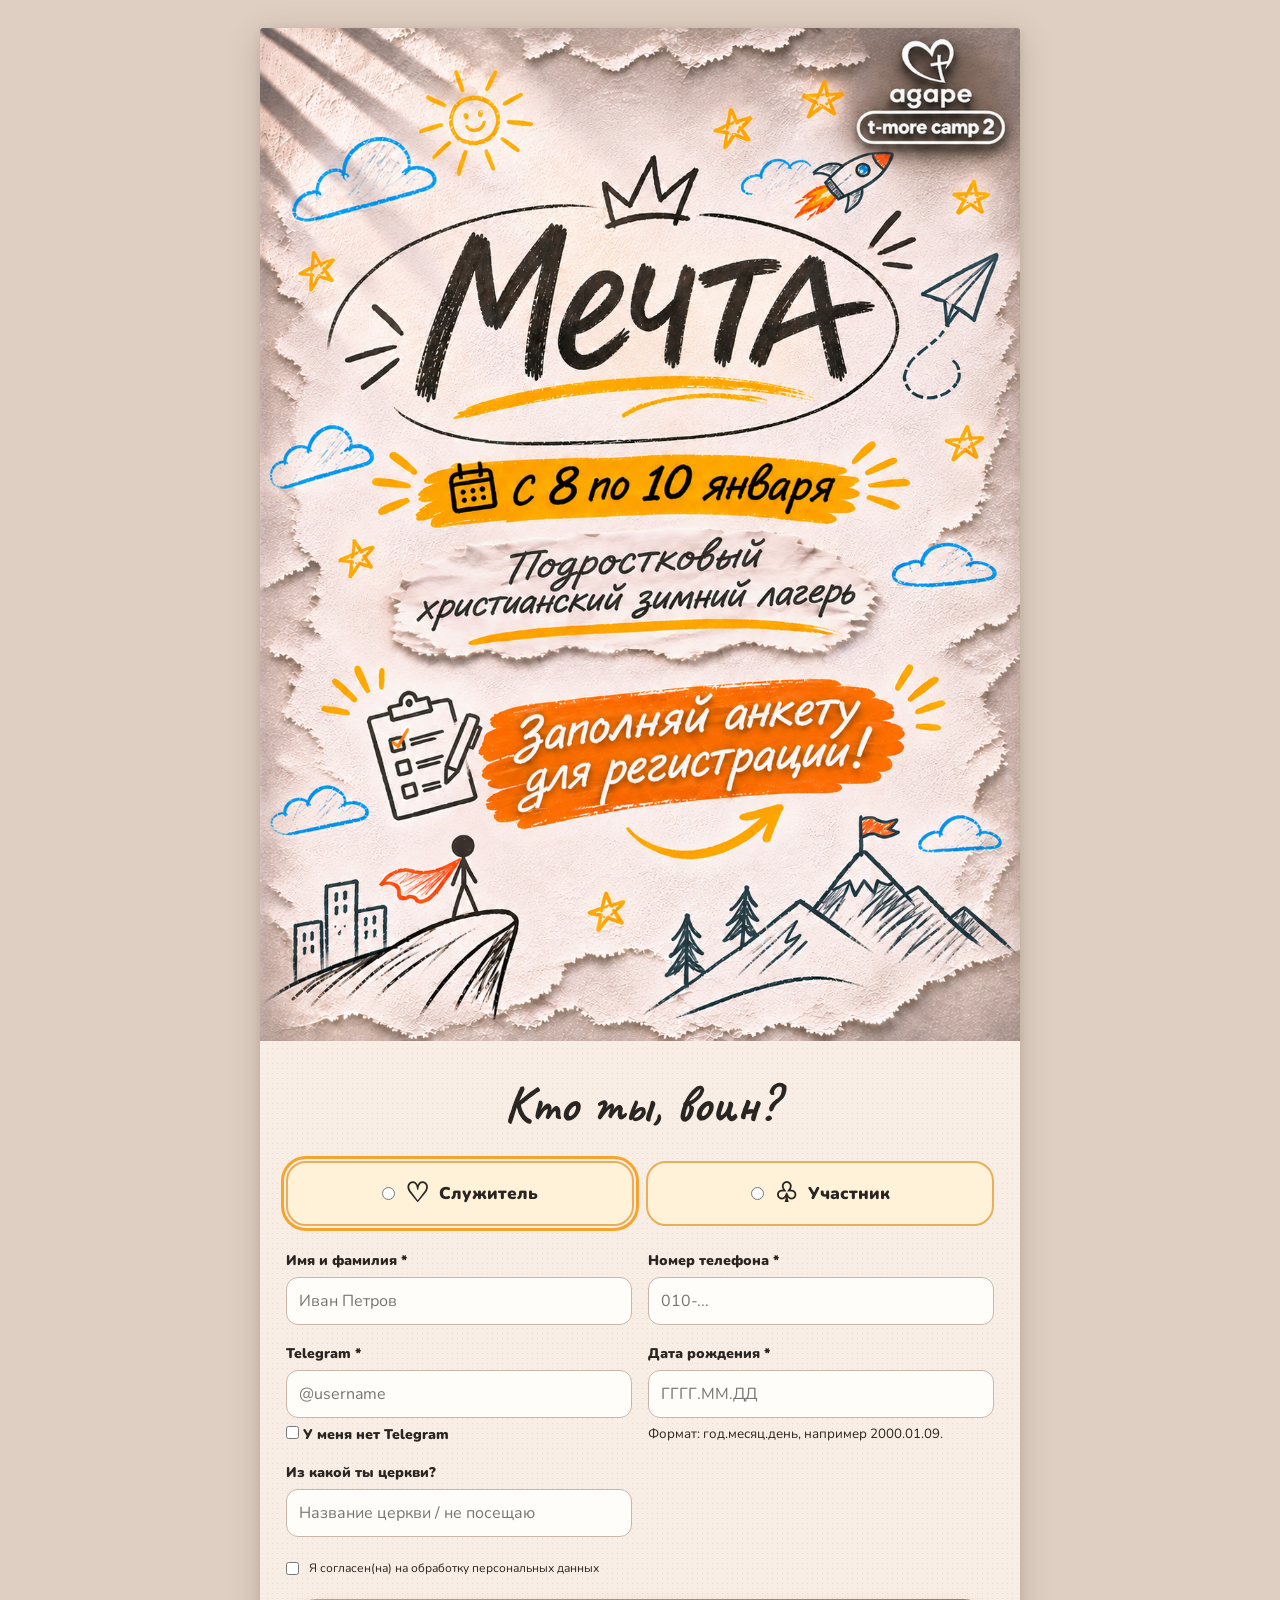
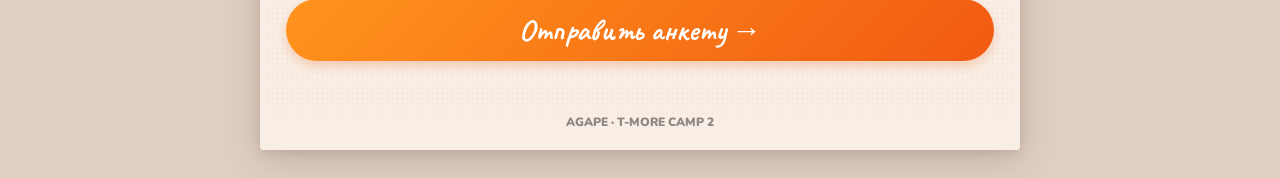
<file: web/index.html>
<!DOCTYPE html>
<html lang="ru">
<head>
    <meta charset="UTF-8">
    <meta name="viewport" content="width=device-width, initial-scale=1.0">
    <meta name="theme-color" content="#f5e9df">
    <title>Мечта | AGAPE T-MORE CAMP 2</title>

    <link rel="stylesheet" href="style.css?v=20261121-checkbox-fix">
    <link rel="preconnect" href="https://fonts.googleapis.com">
    <link rel="preconnect" href="https://fonts.gstatic.com" crossorigin>
    <link href="https://fonts.googleapis.com/css2?family=Caveat:wght@500;600;700&family=Nunito:wght@400;600;700;800;900&display=swap" rel="stylesheet">
</head>

<body>
    <div class="snow-container" id="snowContainer"></div>
    <main class="paper">

        <section class="poster">
            <img
                src="images/camp-poster.png"
                alt="AGAPE T-MORE CAMP 2 — Мечта"
            >
        </section>

        <section class="form-section">
            <h2>Кто ты, воин?</h2>

            <form id="registrationForm">

                <div class="roles">
                    <label class="role-card selected">
                        <input type="radio" name="role" value="servant" required>
                        <span>♡</span>
                        Служитель
                    </label>

                    <label class="role-card">
                        <input type="radio" name="role" value="participant">
                        <span>♧</span>
                        Участник
                    </label>
                </div>

                <div class="form-grid">

                    <div class="field">
                        <label for="name">Имя и фамилия *</label>
                        <input id="name" name="name" type="text"
                               placeholder="Иван Петров" required>
                    </div>

                    <div class="field">
                        <label for="phone">Номер телефона *</label>
                        <input id="phone" name="phone" type="tel"
                               placeholder="010-..." required>
                    </div>

                    <div class="field">
                        <label for="telegram">Telegram *</label>
                        <input
                            id="telegram"
                            name="telegram"
                            type="text"
                            placeholder="@username"
                            autocomplete="off"
                            autocapitalize="none"
                            spellcheck="false"
                            required
                            minlength="6"
                            maxlength="33"
                            pattern="@[A-Za-z][A-Za-z0-9_]{4,31}"
                            title="Укажи Telegram username начиная с @"
                        >
<label class="telegram-none"><input type="checkbox" id="noTelegram"> У меня нет Telegram</label><label class="alternate-contact" id="alternateContactLabel" hidden>Другой способ связи *<input id="alternateContact" type="text" maxlength="160" placeholder="Например: WhatsApp или KakaoTalk" disabled></label>
                    </div>

                    <div class="field">
                        <label for="birthDate">Дата рождения *</label>
                        <input id="birthDate" name="birthDate" type="text"
                               inputmode="numeric" autocomplete="bday" maxlength="10"
                               pattern="[0-9]{4}\.[0-9]{2}\.[0-9]{2}"
                               placeholder="ГГГГ.ММ.ДД" aria-describedby="birthDateHint" required>
                        <small id="birthDateHint">Формат: год.месяц.день, например 2000.01.09.</small>
                    </div>

                    <div class="field" id="parentPhoneField" hidden>
                        <label for="parentPhone">Номер родителя / опекуна *</label>
                        <input
                            id="parentPhone"
                            name="parentPhone"
                            type="tel"
                            placeholder="010-..."
                            autocomplete="tel"
                            inputmode="tel"
                        >
                    </div>                    

                    <div class="field">
                        <label for="church">Из какой ты церкви?</label>
                        <input id="church" name="church" type="text"
                               placeholder="Название церкви / не посещаю">
                    </div>


                <!-- Participant: dream field -->

                    <div class="field service-field" id="allergyField" hidden>
                        <label>Есть ли у тебя аллергии?</label>

                        <p class="allergy-hint">
                            Можно выбрать несколько вариантов.
                            Если аллергий нет, ничего выбирать не нужно.
                        </p>

                        <div class="service-options allergy-options">
                            <label class="service-option">
                                <input type="checkbox" name="allergies" value="Арахис">
                                <span>🥜 Арахис</span>
                            </label>

                            <label class="service-option">
                                <input type="checkbox" name="allergies" value="Другие орехи">
                                <span>🌰 Другие орехи</span>
                            </label>

                            <label class="service-option">
                                <input type="checkbox" name="allergies" value="Молоко">
                                <span>🥛 Молоко</span>
                            </label>

                            <label class="service-option">
                                <input type="checkbox" name="allergies" value="Яйца">
                                <span>🥚 Яйца</span>
                            </label>

                            <label class="service-option">
                                <input type="checkbox" name="allergies" value="Рыба">
                                <span>🐟 Рыба</span>
                            </label>

                            <label class="service-option">
                                <input type="checkbox" name="allergies" value="Морепродукты">
                                <span>🦐 Морепродукты</span>
                            </label>

                            <label class="service-option">
                                <input type="checkbox" name="allergies" value="Пшеница / глютен">
                                <span>🌾 Пшеница / глютен</span>
                            </label>

                            <label class="service-option">
                                <input type="checkbox" name="allergies" value="Соя">
                                <span>🫘 Соя</span>
                            </label>

                            <label class="service-option">
                                <input type="checkbox" name="allergies" value="Кунжут">
                                <span>🫙 Кунжут</span>
                            </label>

                            <label class="service-option">
                                <input type="checkbox" id="otherAllergy" name="allergies" value="Другое">
                                <span>✏️ Другое</span>
                            </label>
                        </div>

                        <input
                            type="text"
                            id="otherAllergyText"
                            placeholder="Укажи свою аллергию..."
                            hidden
                        >

                        <label class="consent allergy-consent">
                            <input type="checkbox" id="allergyConsent">
                            Я согласен(на) на обработку информации об аллергиях для обеспечения безопасности во время лагеря.
                        </label>
                    </div>

                <div class="field service-field" id="dreamField" hidden>
                    <label for="dream">О чём ты мечтаешь?</label>
                    <textarea
                        id="dream"
                        name="dream"
                        placeholder="Расскажи о своих мечтах, целях и том, к чему стремишься..."
                    ></textarea>
                </div>

                <!-- Servant: service selection -->
                <div class="field service-field" id="serviceField" hidden>
                    <label>Где ты хотел бы послужить? Выбери направления *</label>

                    <div class="service-options">
                        <label class="service-option">
                            <input type="checkbox" name="serviceAreas" value="Кухня">
                            <span>🍳 Кухня</span>
                        </label>

                        <label class="service-option">
                            <input type="checkbox" name="serviceAreas" value="Вожатый">
                            <span>🧑‍🤝‍🧑 Вожатый</span>
                        </label>

                        <label class="service-option">
                            <input type="checkbox" name="serviceAreas" value="Спикер">
                            <span>🎤 Спикер</span>
                        </label>

                        <label class="service-option">
                            <input type="checkbox" name="serviceAreas" value="Организатор">
                            <span>📋 Организатор</span>
                        </label>

                        <label class="service-option">
                            <input type="checkbox" name="serviceAreas" value="Спонсор">
                            <span>🤝 Спонсор</span>
                        </label>

                        <label class="service-option">
                            <input type="checkbox" name="serviceAreas" value="Медиа">
                            <span>📸 Медиа</span>
                        </label>

                        <label class="service-option other-option">
                            <input
                                type="checkbox"
                                id="otherService"
                                name="serviceAreas"
                                value="Другое"
                            >
                            <span>✏️ Другое</span>
                        </label>
                    </div>

                    <input
                        type="text"
                        id="otherServiceText"
                        placeholder="Напиши свой вариант..."
                        hidden
                    >
                </div>


                </div>

                <label class="consent">
                    <input type="checkbox" id="consent" required>
                    Я согласен(на) на обработку персональных данных
                </label>

                <button type="submit" id="submitButton">
                    Отправить анкету →
                </button>

                <p id="formMessage" aria-live="polite"></p>

            </form>
        </section>

        <footer>
            AGAPE · T-MORE CAMP 2
        </footer>

    </main>

    <script src="app.js?v=20261124-alternate-contact"></script>
</body>
</html>
</file>
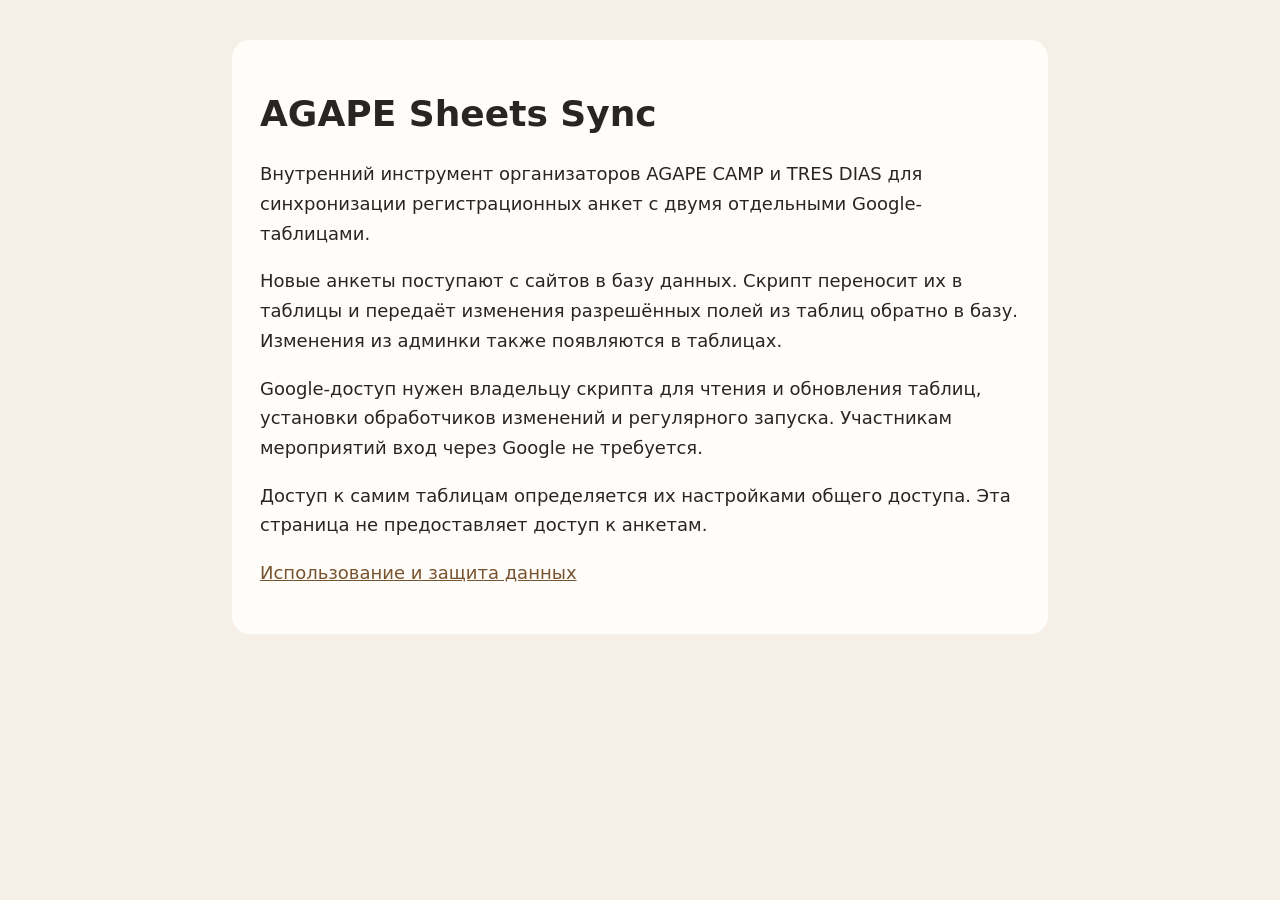
<file: web/sheets-sync/index.html>
<!doctype html><html lang="ru"><meta charset="utf-8"><meta name="viewport" content="width=device-width,initial-scale=1"><title>AGAPE Sheets Sync</title><link rel="stylesheet" href="style.css"><main>
<h1>AGAPE Sheets Sync</h1>
<p>Внутренний инструмент организаторов AGAPE CAMP и TRES DIAS для синхронизации регистрационных анкет с двумя отдельными Google-таблицами.</p>
<p>Новые анкеты поступают с сайтов в базу данных. Скрипт переносит их в таблицы и передаёт изменения разрешённых полей из таблиц обратно в базу. Изменения из админки также появляются в таблицах.</p>
<p>Google-доступ нужен владельцу скрипта для чтения и обновления таблиц, установки обработчиков изменений и регулярного запуска. Участникам мероприятий вход через Google не требуется.</p>
<p>Доступ к самим таблицам определяется их настройками общего доступа. Эта страница не предоставляет доступ к анкетам.</p>
<p><a href="privacy.html">Использование и защита данных</a></p></main></html>
</file>
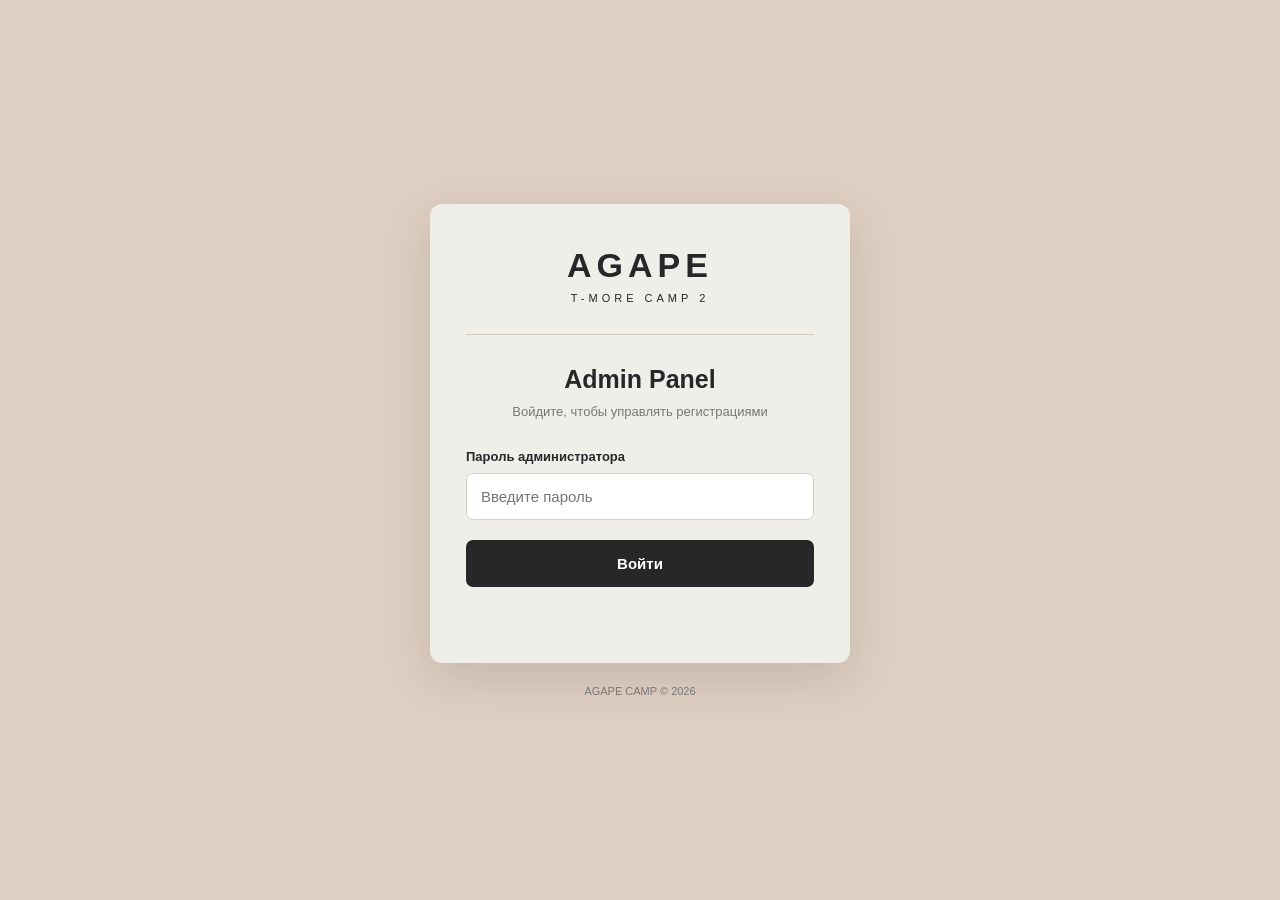
<file: web/admin/login.html>
<!DOCTYPE html>
<html lang="ru">
<head>
    <meta charset="UTF-8">
    <meta name="viewport" content="width=device-width, initial-scale=1.0">
    <title>AGAPE CAMP | Admin Login</title>
    <link rel="stylesheet" href="login.css">
</head>
<body>

    <main class="login-container">
        <div class="login-card">
            <div class="logo">AGAPE</div>
            <p class="subtitle">T-MORE CAMP 2</p>

            <div class="divider"></div>

            <h1>Admin Panel</h1>
            <p class="description">Войдите, чтобы управлять регистрациями</p>

            <form id="loginForm">
                <label for="password">Пароль администратора</label>

                <input
                    type="password"
                    id="password"
                    name="password"
                    placeholder="Введите пароль"
                    autocomplete="current-password"
                    required
                >

                <button type="submit" id="loginButton">
                    Войти
                </button>

                <p id="loginMessage"></p>
            </form>
        </div>

        <p class="footer">AGAPE CAMP © 2026</p>
    </main>

    <script src="login.js"></script>
</body>
</html>
</file>
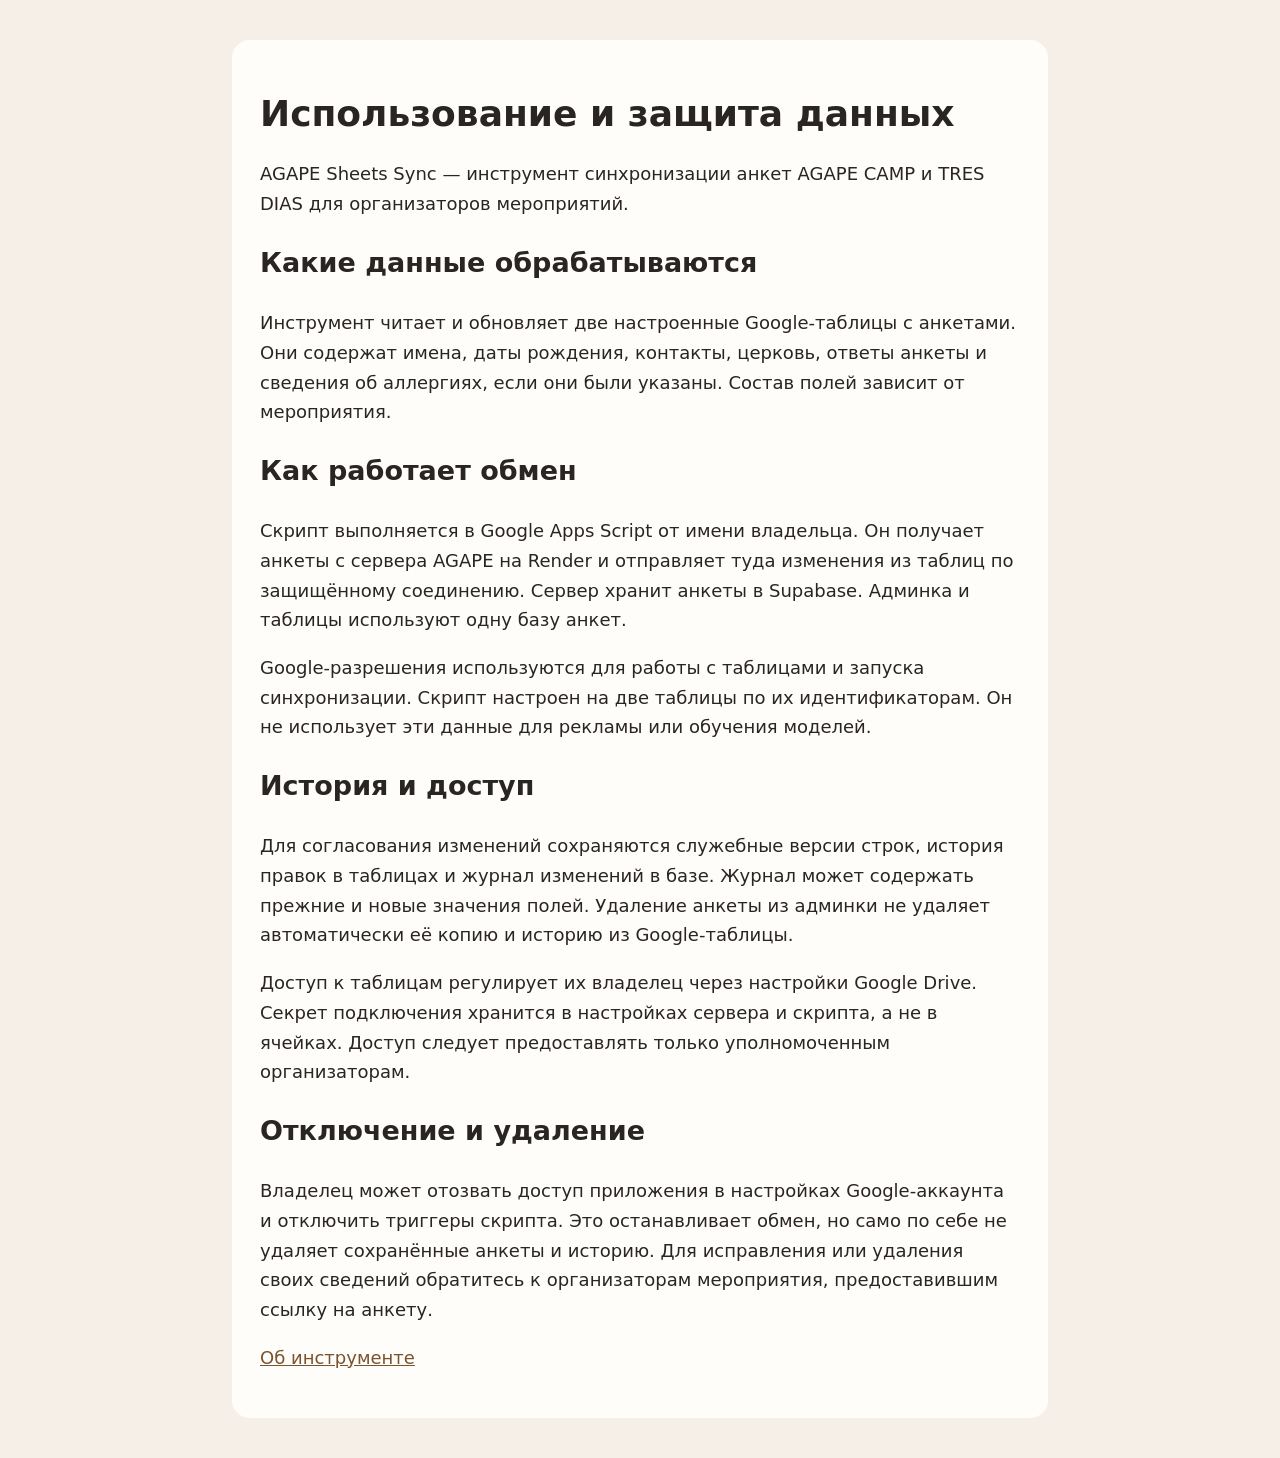
<file: web/sheets-sync/privacy.html>
<!doctype html><html lang="ru"><meta charset="utf-8"><meta name="viewport" content="width=device-width,initial-scale=1"><title>AGAPE Sheets Sync — использование данных</title><link rel="stylesheet" href="style.css"><main>
<h1>Использование и защита данных</h1>
<p>AGAPE Sheets Sync — инструмент синхронизации анкет AGAPE CAMP и TRES DIAS для организаторов мероприятий.</p>
<h2>Какие данные обрабатываются</h2><p>Инструмент читает и обновляет две настроенные Google-таблицы с анкетами. Они содержат имена, даты рождения, контакты, церковь, ответы анкеты и сведения об аллергиях, если они были указаны. Состав полей зависит от мероприятия.</p>
<h2>Как работает обмен</h2><p>Скрипт выполняется в Google Apps Script от имени владельца. Он получает анкеты с сервера AGAPE на Render и отправляет туда изменения из таблиц по защищённому соединению. Сервер хранит анкеты в Supabase. Админка и таблицы используют одну базу анкет.</p>
<p>Google-разрешения используются для работы с таблицами и запуска синхронизации. Скрипт настроен на две таблицы по их идентификаторам. Он не использует эти данные для рекламы или обучения моделей.</p>
<h2>История и доступ</h2><p>Для согласования изменений сохраняются служебные версии строк, история правок в таблицах и журнал изменений в базе. Журнал может содержать прежние и новые значения полей. Удаление анкеты из админки не удаляет автоматически её копию и историю из Google-таблицы.</p>
<p>Доступ к таблицам регулирует их владелец через настройки Google Drive. Секрет подключения хранится в настройках сервера и скрипта, а не в ячейках. Доступ следует предоставлять только уполномоченным организаторам.</p>
<h2>Отключение и удаление</h2><p>Владелец может отозвать доступ приложения в настройках Google-аккаунта и отключить триггеры скрипта. Это останавливает обмен, но само по себе не удаляет сохранённые анкеты и историю. Для исправления или удаления своих сведений обратитесь к организаторам мероприятия, предоставившим ссылку на анкету.</p>
<p><a href="./">Об инструменте</a></p></main></html>
</file>
<file: web/style.css>
/* =================================
   AGAPE T-MORE CAMP 2
   Central vertical paper layout
================================= */

* {
    margin: 0;
    padding: 0;
    box-sizing: border-box;
}

html {
    min-height: 100%;
}

body {
    min-height: 100vh;
    background: #dfcfc2;
    padding: 28px 16px;
    color: #292522;
    font-family: 'Nunito', sans-serif;
}

/* Main paper sheet */

.paper {
    width: 100%;
    max-width: 760px;
    margin: 0 auto;
    padding: 0;
    overflow: hidden;
    background: #f8eee5;
    border-radius: 3px;
    box-shadow:
        0 8px 35px rgba(65, 42, 29, 0.20),
        0 2px 8px rgba(65, 42, 29, 0.10);
}

/* Poster */

.poster {
    width: 100%;
    padding: 0;
    margin: 0;
    line-height: 0;
}

.poster img {
    display: block;
    width: 100%;
    height: auto;
}

/* Registration section */

.form-section {
    width: 100%;
    padding: 30px 26px 38px;
    border: none;
    border-radius: 0;

    background-color: #f9eee5;
    background-image:
        radial-gradient(
            rgba(192, 155, 126, 0.22) 0.6px,
            transparent 0.6px
        );

    background-size: 5px 5px;
}

/* Section title */

.form-section h2 {
    font-family: 'Caveat', cursive;
    font-size: clamp(38px, 6vw, 52px);
    font-weight: 700;
    text-align: center;
    margin-bottom: 24px;
    color: #292522;
}

/* Role selection */

.roles {
    display: grid;
    grid-template-columns: 1fr 1fr;
    gap: 12px;
    margin-bottom: 25px;
}

.role-card {
    min-height: 68px;
    display: flex;
    align-items: center;
    justify-content: center;
    gap: 10px;

    border: 2px solid #e8ae58;
    border-radius: 20px;

    padding: 12px;
    background: #fff2d8;

    font-size: 17px;
    font-weight: 900;

    cursor: pointer;
    transition: 0.2s ease;
}

.role-card span {
    font-size: 27px;
}

.role-card input {
    accent-color: #f07817;
}

.role-card.selected {
    outline: 3px solid #f6a42b;
    outline-offset: 2px;
}

/* Form grid */

.form-grid {
    display: grid;
    grid-template-columns: 1fr 1fr;
    gap: 19px 16px;
}

.field {
    display: flex;
    flex-direction: column;
    gap: 7px;
}

.field label {
    font-size: 14px;
    font-weight: 900;
}

.field input:not([type="checkbox"]):not([type="radio"]),
.field textarea {
    width: 100%;
    min-height: 46px;

    border: 1.5px solid #c8b6a8;
    border-radius: 12px;

    background: #fffdfa;
    padding: 12px;

    font-family: 'Nunito', sans-serif;
    font-size: 14px;

    outline: none;
    transition: 0.2s ease;
}

.field input:not([type="checkbox"]):not([type="radio"]):focus,
.field textarea:focus {
    border-color: #f07817;
    box-shadow: 0 0 0 3px #f0781722;
}

.field textarea {
    min-height: 105px;
    resize: vertical;
}

.service-field {
    grid-column: 1 / -1;
}

/* Consent */

.consent {
    display: flex;
    align-items: flex-start;
    gap: 10px;

    margin: 22px 0;
    font-size: 12px;
    line-height: 1.5;
}

.consent input {
    margin-top: 3px;
    accent-color: #f07817;
}

/* Submit button */

button {
    width: 100%;
    min-height: 62px;

    border: none;
    border-radius: 40px;

    background: linear-gradient(
        135deg,
        #ff941c,
        #f15a12
    );

    color: white;

    font-family: 'Caveat', cursive;
    font-size: 30px;
    font-weight: 700;

    cursor: pointer;

    box-shadow: 0 5px 12px #e96a2344;
    transition: 0.2s ease;
}

button:hover {
    filter: brightness(1.06);
    transform: translateY(-2px);
}

#formMessage {
    text-align: center;
    margin-top: 15px;
}

/* Footer */

footer {
    text-align: center;
    padding: 0 15px 20px;

    font-size: 12px;
    font-weight: 900;

    opacity: 0.5;
}

/* Tablet */

@media (max-width: 700px) {
    body {
        padding: 14px 10px;
    }

    .paper {
        max-width: 600px;
    }
}

/* Mobile */

@media (max-width: 550px) {
    body {
        padding: 0;
        background: #f9eee5;
    }

    .paper {
        width: 100%;
        max-width: none;
        border-radius: 0;
        box-shadow: none;
    }

    .form-section {
        padding: 25px 16px 30px;
    }

    .form-grid {
        grid-template-columns: 1fr;
        gap: 16px;
    }

    .service-field {
        grid-column: auto;
    }

    .roles {
        gap: 8px;
    }

    .role-card {
        padding: 10px 5px;
        font-size: 14px;
        gap: 6px;
    }

    .role-card span {
        font-size: 23px;
    }

    .form-section h2 {
        margin-bottom: 20px;
    }

    button {
        min-height: 58px;
    }
}

/* ===== CONDITIONAL FORM FIELDS ===== */

[hidden] {
    display: none !important;
}

.service-options {
    display: grid;
    grid-template-columns: repeat(2, minmax(0, 1fr));
    gap: 10px;
    margin-top: 8px;
}

.service-option {
    display: flex;
    align-items: center;
    gap: 10px;
    min-height: 48px;
    padding: 10px 13px;
    border: 1.5px solid #e8c49a;
    border-radius: 13px;
    background: #fff7e9;
    cursor: pointer;
    font-size: 14px;
    font-weight: 800;
    transition: background .2s, border-color .2s, transform .2s;
}

.service-option span {
    min-width: 0;
    overflow-wrap: break-word;
}

.service-option:has(input:checked) {
    background: #ffe2ad;
    border-color: #f07817;
    transform: translateY(-1px);
}

.service-option input {
    flex: 0 0 17px;
    width: 17px;
    min-width: 17px;
    max-width: 17px;
    height: 17px;
    min-height: 17px;
    margin: 0;
    padding: 0;
    accent-color: #f07817;
}

#otherServiceText {
    margin-top: 12px;
    width: 100%;
    min-height: 46px;
    padding: 12px;
    border: 1.5px solid #c8b6a8;
    border-radius: 12px;
    background: #fffdfa;
    font-family: 'Nunito', sans-serif;
    font-size: 14px;
}

/* ===== BEAUTIFUL SNOWFALL ===== */

.snow-container {
    position: fixed;
    inset: 0;
    overflow: hidden;
    pointer-events: none;
    z-index: 50;
}

.snowflake {
    position: absolute;
    top: -30px;
    left: var(--left);
    color: white;
    font-size: var(--size);
    opacity: var(--opacity);
    text-shadow: 0 0 5px rgba(255,255,255,.9);
    animation: snowfall var(--duration) linear var(--delay) infinite;
    will-change: transform;
}

@keyframes snowfall {
    0% {
        transform: translate3d(0, -30px, 0) rotate(0deg);
    }

    25% {
        transform: translate3d(var(--sway), 25vh, 0) rotate(90deg);
    }

    50% {
        transform: translate3d(calc(var(--sway) * -0.5), 50vh, 0) rotate(180deg);
    }

    75% {
        transform: translate3d(var(--sway), 75vh, 0) rotate(270deg);
    }

    100% {
        transform: translate3d(0, 110vh, 0) rotate(360deg);
    }
}

@media (max-width: 550px) {
    .service-options {
        grid-template-columns: 1fr 1fr;
        gap: 8px;
    }

    .service-option {
        font-size: 12px;
        padding: 9px;
    }

    .snowflake {
        text-shadow: 0 0 4px white;
    }
}

@media (prefers-reduced-motion: reduce) {
    .snowflake {
        display: none;
    }
}


/* Allergy section */

.allergy-hint {
    font-size: 13px;
    color: #77695f;
    line-height: 1.5;
    margin: 3px 0 8px;
}

.allergy-options {
    margin-bottom: 5px;
}

.allergy-consent {
    margin-top: 16px;
    align-items: flex-start;
    font-size: 12px;
    line-height: 1.5;
}

.allergy-consent input {
    flex-shrink: 0;
    margin-top: 3px;
}

#otherAllergyText {
    width: 100%;
    margin-top: 10px;
    min-height: 46px;
    padding: 12px;
    border: 1.5px solid #c8b6a8;
    border-radius: 12px;
    background: #fffdfa;
    font-family: 'Nunito', sans-serif;
    font-size: 14px;
}

@media (max-width: 550px) {
    .allergy-options {
        grid-template-columns: 1fr 1fr;
    }
}


/* Fix checkbox sizing inside form fields */

.field input:not([type="checkbox"]):not([type="radio"]),
.field textarea {
    width: 100%;
}

/* Allergy consent layout */

.allergy-consent {
    display: flex !important;
    flex-direction: row !important;
    justify-content: flex-start !important;
    align-items: flex-start !important;
    width: 100%;
    gap: 10px;
    margin: 16px 0;
    padding: 0;
    font-size: 12px;
    line-height: 1.5;
}

.allergy-consent input[type="checkbox"] {
    appearance: auto;
    -webkit-appearance: checkbox;
    display: block;
    flex: 0 0 17px;
    width: 17px !important;
    min-width: 17px;
    height: 17px;
    min-height: 17px;
    margin: 2px 0 0;
    padding: 0;
}

.allergy-consent {
    overflow-wrap: anywhere;
}

/* Parent phone field */

#parentPhoneField {
    grid-column: 1 / -1;
}

#parentPhoneField[hidden] {
    display: none !important;
}

/* ===== MOBILE OPTIMIZATION ===== */

/* Prevent horizontal overflow */
html,
body {
    width: 100%;
    overflow-x: hidden;
}

img {
    max-width: 100%;
}

/* Better mobile form fields */
.field input:not([type="checkbox"]):not([type="radio"]),
.field textarea,
#otherServiceText,
#otherAllergyText {
    font-size: 16px;
    min-width: 0;
    max-width: 100%;
}

/* Better touch targets */
.role-card,
.service-option {
    min-height: 52px;
}

input,
textarea,
button {
    touch-action: manipulation;
}

/* Better mobile spacing */
@media (max-width: 550px) {

    body {
        padding: 0;
    }

    .form-section {
        padding: 24px 16px 32px;
    }

    .form-section h2 {
        font-size: 42px;
    }

    .roles {
        grid-template-columns: repeat(2, minmax(0, 1fr));
    }

    .role-card {
        min-width: 0;
        font-size: 14px;
        padding: 10px 6px;
    }

    .form-grid {
        grid-template-columns: minmax(0, 1fr);
    }

    .field {
        min-width: 0;
    }

    .field input:not([type="checkbox"]):not([type="radio"]),
    .field textarea {
        min-height: 50px;
    }

    .service-options,
    .allergy-options {
        grid-template-columns: repeat(2, minmax(0, 1fr));
    }

    .service-option {
        min-width: 0;
        overflow-wrap: anywhere;
    }

    button {
        min-height: 56px;
    }

    footer {
        padding-bottom: 24px;
    }

    /* Reduce animation workload on phones */
    .snowflake {
        font-size: calc(var(--size) * 0.75);
    }
}

/* Very narrow phones */
@media (max-width: 360px) {
    .form-section {
        padding-left: 12px;
        padding-right: 12px;
    }

    .role-card {
        font-size: 12px;
        gap: 4px;
    }

    .role-card span {
        font-size: 20px;
    }
}

@media (max-width: 550px) {
    .form-grid {
        grid-template-columns: 1fr;
    }

    .field input:not([type="checkbox"]):not([type="radio"]),
    .field textarea {
        min-height: 52px;
    }

    .form-section {
        padding-left: 18px;
        padding-right: 18px;
    }
}

/* TRES DIAS link and mobile-safe controls */

@media (max-width: 550px) {
    html, body { width: 100%; max-width: 100%; overflow-x: hidden; }
    .paper, .form-section, #registrationForm, .form-grid, .field { width: 100%; min-width: 0; max-width: 100%; }
    .field input:not([type="checkbox"]):not([type="radio"]), .field textarea, #otherServiceText, #otherAllergyText { display: block; box-sizing: border-box; width: 100%; min-width: 0; max-width: 100%; font-size: 16px; }
    .field input[type="date"] { -webkit-appearance: none; appearance: none; display: block; flex: 0 1 100%; inline-size: 100%; width: 100%; min-width: 0; max-width: 100%; min-height: 52px; text-align: left; line-height: 1.25; padding: 12px; }
    .field input[type="date"]::-webkit-date-and-time-value { min-width: 0; text-align: left; }
    .field input[type="date"]::-webkit-datetime-edit { text-align: left; }
}

.field .alternate-contact[hidden]{display:none!important}.field .alternate-contact{display:block;margin-top:10px}.field .alternate-contact input{display:block;margin-top:6px}
</file>
<file: web/sheets-sync/style.css>
body{margin:0;background:#f5efe7;color:#292522;font:18px/1.65 system-ui,sans-serif}main{max-width:760px;margin:40px auto;padding:28px;background:#fffdfa;border-radius:18px}h1{line-height:1.2}a{color:#79532e}@media(max-width:600px){main{margin:12px;padding:22px}}
</file>
<file: web/admin/login.css>
* {
    box-sizing: border-box;
    margin: 0;
    padding: 0;
}

body {
    min-height: 100vh;
    display: flex;
    justify-content: center;
    align-items: center;
    padding: 20px;
    background: #dfcfc2;
    font-family: -apple-system, BlinkMacSystemFont, "Segoe UI", sans-serif;
    color: #27272a;
}

.login-container {
    width: 100%;
    max-width: 420px;
}

.login-card {
    background: #f0eee9;
    padding: 42px 36px;
    border-radius: 12px;
    box-shadow: 0 15px 50px rgba(0, 0, 0, 0.12);
}

.logo {
    font-size: 34px;
    font-weight: 900;
    letter-spacing: 5px;
    text-align: center;
}

.subtitle {
    text-align: center;
    font-size: 11px;
    letter-spacing: 4px;
    margin-top: 7px;
}

.divider {
    height: 1px;
    background: #d4c9bd;
    margin: 30px 0;
}

h1 {
    font-size: 25px;
    text-align: center;
}

.description {
    text-align: center;
    color: #777;
    font-size: 13px;
    margin-top: 10px;
    margin-bottom: 30px;
}

label {
    display: block;
    font-size: 13px;
    font-weight: 600;
    margin-bottom: 9px;
}

input {
    width: 100%;
    padding: 14px;
    border: 1px solid #d5cec6;
    border-radius: 7px;
    background: white;
    font-size: 15px;
    outline: none;
}

input:focus {
    border-color: #27272a;
}

button {
    width: 100%;
    padding: 15px;
    margin-top: 20px;
    border: none;
    border-radius: 7px;
    background: #27272a;
    color: white;
    font-size: 15px;
    font-weight: 700;
    cursor: pointer;
}

button:hover {
    background: #444;
}

button:disabled {
    opacity: 0.6;
    cursor: wait;
}

#loginMessage {
    margin-top: 16px;
    text-align: center;
    font-size: 13px;
    color: #b42318;
    min-height: 18px;
}

.footer {
    text-align: center;
    margin-top: 22px;
    font-size: 11px;
    color: #777;
}

@media (max-width: 480px) {
    .login-card {
        padding: 35px 24px;
    }
}
</file>
